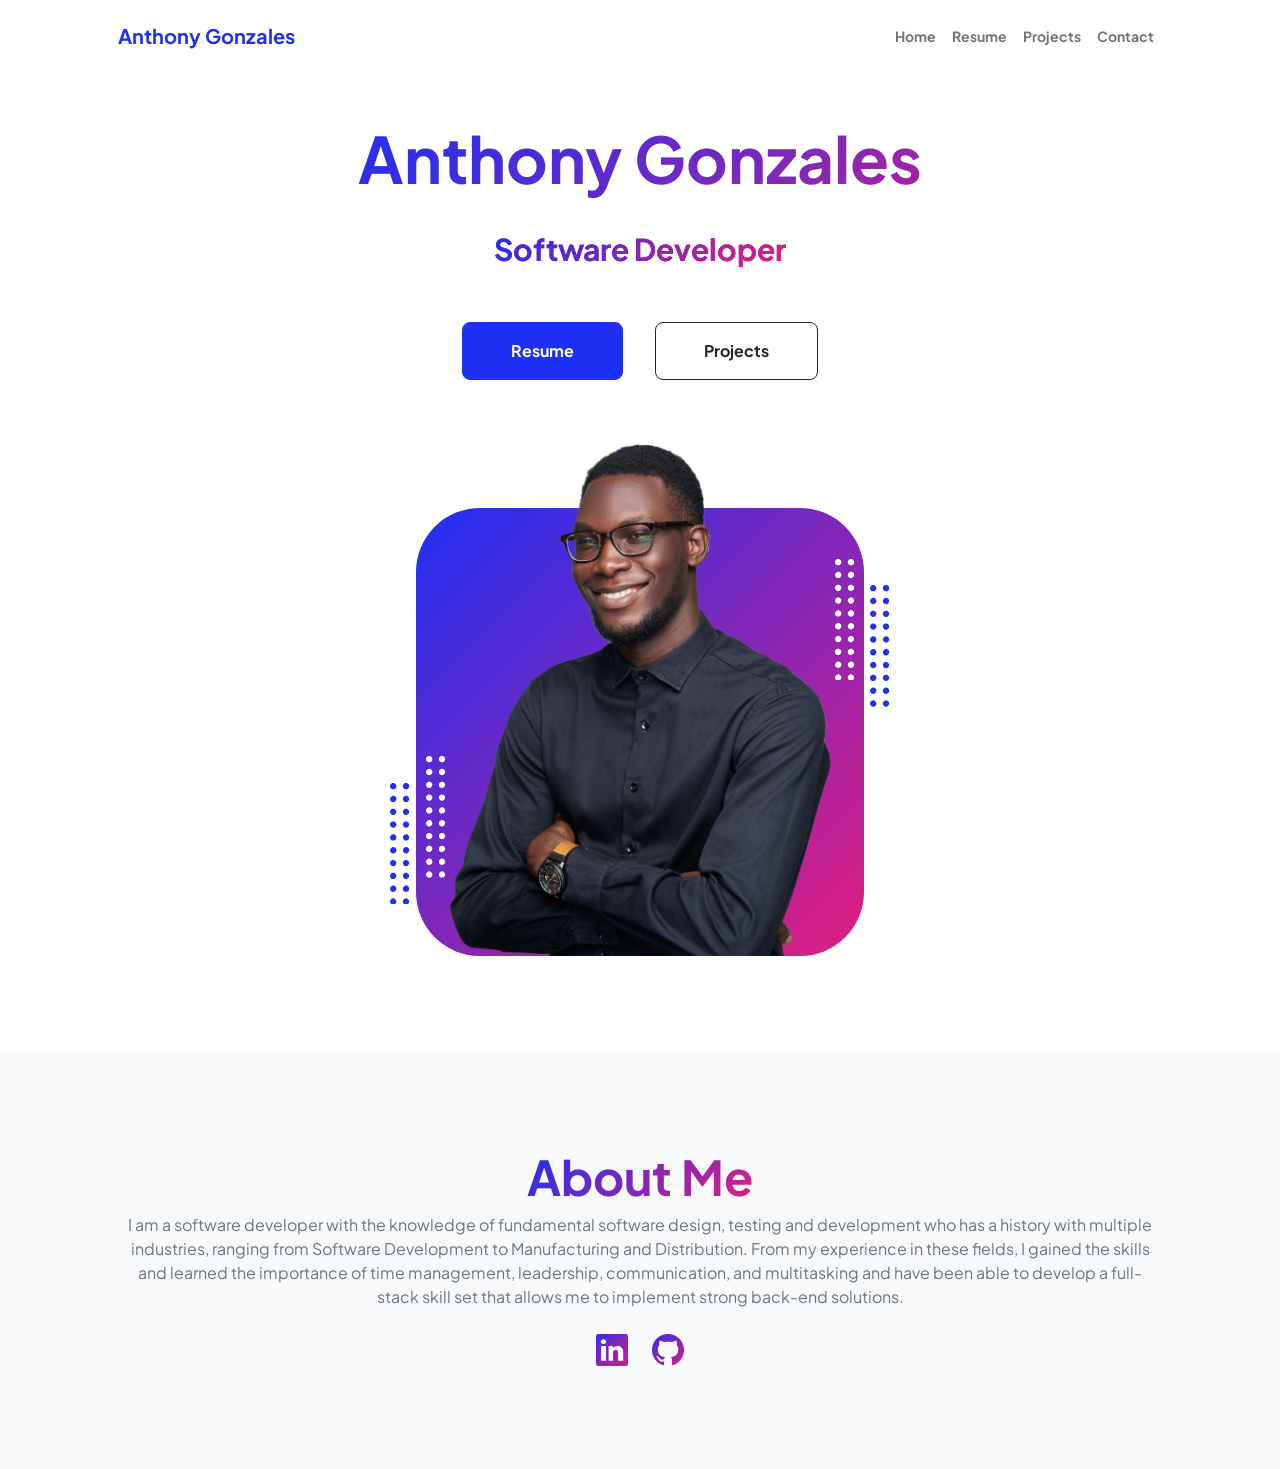
<file: index.html>
<!DOCTYPE html>
<html lang="en">
    <head>
        <meta charset="utf-8" />
        <meta name="viewport" content="width=device-width, initial-scale=1, shrink-to-fit=no" />
        <meta name="description" content="" />
        <meta name="author" content="" />
        <title>Anthony Gonzales</title>
        <!-- Favicon-->
        <link rel="icon" type="image/x-icon" href="assets/favicon.ico" />
        <!-- Custom Google font-->
        <link rel="preconnect" href="https://fonts.googleapis.com" />
        <link rel="preconnect" href="https://fonts.gstatic.com" crossorigin />
        <link href="https://fonts.googleapis.com/css2?family=Plus+Jakarta+Sans:wght@100;200;300;400;500;600;700;800;900&amp;display=swap" rel="stylesheet" />
        <!-- Bootstrap icons-->
        <link href="https://cdn.jsdelivr.net/npm/bootstrap-icons@1.8.1/font/bootstrap-icons.css" rel="stylesheet" />
        <!-- Core theme CSS (includes Bootstrap)-->
        <link href="css/styles.css" rel="stylesheet" />
    </head>
    <body class="d-flex flex-column h-100">
        <main class="flex-shrink-0">
            <!-- Navigation-->
            <nav class="navbar navbar-expand-lg navbar-light bg-white py-3">
                <div class="container px-5">
                    <a class="navbar-brand" href="index.html"><span class="fw-bolder text-primary">Anthony Gonzales</span></a>
                    <button class="navbar-toggler" type="button" data-bs-toggle="collapse" data-bs-target="#navbarSupportedContent" aria-controls="navbarSupportedContent" aria-expanded="false" aria-label="Toggle navigation"><span class="navbar-toggler-icon"></span></button>
                    <div class="collapse navbar-collapse" id="navbarSupportedContent">
                        <ul class="navbar-nav ms-auto mb-2 mb-lg-0 small fw-bolder">
                            <li class="nav-item"><a class="nav-link" href="index.html">Home</a></li>
                            <li class="nav-item"><a class="nav-link" href="resume.html">Resume</a></li>
                            <li class="nav-item"><a class="nav-link" href="projects.html">Projects</a></li>
                            <li class="nav-item"><a class="nav-link" href="contact.html">Contact</a></li>
                        </ul>
                    </div>
                </div>
            </nav>
            <!-- Header-->
            <header class="py-5">
                <div class="container px-5 pb-5">
                    <div class="row gx-5 align-items-center">
                        <div class="col-xxl-5">
                            <!-- Header text content-->
                            <div class="text-center text-xxl-start">
<!--                                <div class="badge bg-gradient-primary-to-secondary text-white mb-4"><div class="text-uppercase">Design &middot; Development &middot; Marketing</div></div>-->
<!--                                <div class="fs-3 fw-light text-muted">I can help your business to</div>-->
                                <h1 class="display-3 fw-bolder mb-5"><span class="text-gradient d-inline">Anthony Gonzales<br><span class="text-gradient d-inline" style="font-size: 30px">Software Developer</span></span></h1>
                                <div class="d-grid gap-3 d-sm-flex justify-content-sm-center justify-content-xxl-start mb-3">
                                    <a class="btn btn-primary btn-lg px-5 py-3 me-sm-3 fs-6 fw-bolder" href="resume.html">Resume</a>
                                    <a class="btn btn-outline-dark btn-lg px-5 py-3 fs-6 fw-bolder" href="projects.html">Projects</a>
                                </div>
                            </div>
                        </div>
                        <div class="col-xxl-7">
                            <!-- Header profile picture-->
                            <div class="d-flex justify-content-center mt-5 mt-xxl-0">
                                <div class="profile bg-gradient-primary-to-secondary">
                                    <!-- TIP: For best results, use a photo with a transparent background like the demo example below-->
                                    <!-- Watch a tutorial on how to do this on YouTube (link)-->
                                    <img class="profile-img" src="assets/profile.png" alt="..." />
                                    <div class="dots-1">
                                        <!-- SVG Dots-->
                                        <svg version="1.1" xmlns="http://www.w3.org/2000/svg" xmlns:xlink="http://www.w3.org/1999/xlink" x="0px" y="0px" viewBox="0 0 191.6 1215.4" style="enable-background: new 0 0 191.6 1215.4" xml:space="preserve">
                                            <g transform="translate(0.000000,1280.000000) scale(0.100000,-0.100000)">
                                                <path d="M227.7,12788.6c-105-35-200-141-222-248c-43-206,163-412,369-369c155,32,275,190,260,339c-11,105-90,213-190,262        C383.7,12801.6,289.7,12808.6,227.7,12788.6z"></path>
                                                <path d="M1507.7,12788.6c-151-50-253-216-222-362c25-119,136-230,254-255c194-41,395,142,375,339c-11,105-90,213-190,262        C1663.7,12801.6,1569.7,12808.6,1507.7,12788.6z"></path>
                                                <path d="M227.7,11508.6c-105-35-200-141-222-248c-43-206,163-412,369-369c155,32,275,190,260,339c-11,105-90,213-190,262        C383.7,11521.6,289.7,11528.6,227.7,11508.6z"></path>
                                                <path d="M1507.7,11508.6c-151-50-253-216-222-362c25-119,136-230,254-255c194-41,395,142,375,339c-11,105-90,213-190,262        C1663.7,11521.6,1569.7,11528.6,1507.7,11508.6z"></path>
                                                <path d="M227.7,10228.6c-105-35-200-141-222-248c-43-206,163-412,369-369c155,32,275,190,260,339c-11,105-90,213-190,262        C383.7,10241.6,289.7,10248.6,227.7,10228.6z"></path>
                                                <path d="M1507.7,10228.6c-105-35-200-141-222-248c-43-206,163-412,369-369c155,32,275,190,260,339c-11,105-90,213-190,262        C1663.7,10241.6,1569.7,10248.6,1507.7,10228.6z"></path>
                                                <path d="M227.7,8948.6c-105-35-200-141-222-248c-43-206,163-412,369-369c155,32,275,190,260,339c-11,105-90,213-190,262        C383.7,8961.6,289.7,8968.6,227.7,8948.6z"></path>
                                                <path d="M1507.7,8948.6c-105-35-200-141-222-248c-43-206,163-412,369-369c155,32,275,190,260,339c-11,105-90,213-190,262        C1663.7,8961.6,1569.7,8968.6,1507.7,8948.6z"></path>
                                                <path d="M227.7,7668.6c-105-35-200-141-222-248c-43-206,163-412,369-369c155,32,275,190,260,339c-11,105-90,213-190,262        C383.7,7681.6,289.7,7688.6,227.7,7668.6z"></path>
                                                <path d="M1507.7,7668.6c-105-35-200-141-222-248c-43-206,163-412,369-369c155,32,275,190,260,339c-11,105-90,213-190,262        C1663.7,7681.6,1569.7,7688.6,1507.7,7668.6z"></path>
                                                <path d="M227.7,6388.6c-105-35-200-141-222-248c-43-206,163-412,369-369c155,32,275,190,260,339c-11,105-90,213-190,262        C383.7,6401.6,289.7,6408.6,227.7,6388.6z"></path>
                                                <path d="M1507.7,6388.6c-105-35-200-141-222-248c-43-206,163-412,369-369c155,32,275,190,260,339c-11,105-90,213-190,262        C1663.7,6401.6,1569.7,6408.6,1507.7,6388.6z"></path>
                                                <path d="M227.7,5108.6c-105-35-200-141-222-248c-43-206,163-412,369-369c155,32,275,190,260,339c-11,105-90,213-190,262        C383.7,5121.6,289.7,5128.6,227.7,5108.6z"></path>
                                                <path d="M1507.7,5108.6c-105-35-200-141-222-248c-43-206,163-412,369-369c155,32,275,190,260,339c-11,105-90,213-190,262        C1663.7,5121.6,1569.7,5128.6,1507.7,5108.6z"></path>
                                                <path d="M227.7,3828.6c-105-35-200-141-222-248c-43-206,163-412,369-369c155,32,275,190,260,339c-11,105-90,213-190,262        C383.7,3841.6,289.7,3848.6,227.7,3828.6z"></path>
                                                <path d="M1507.7,3828.6c-105-35-200-141-222-248c-43-206,163-412,369-369c155,32,275,190,260,339c-11,105-90,213-190,262        C1663.7,3841.6,1569.7,3848.6,1507.7,3828.6z"></path>
                                                <path d="M227.7,2548.6c-105-35-200-141-222-248c-43-206,163-412,369-369c155,32,275,190,260,339c-11,105-90,213-190,262        C383.7,2561.6,289.7,2568.6,227.7,2548.6z"></path>
                                                <path d="M1507.7,2548.6c-105-35-200-141-222-248c-43-206,163-412,369-369c155,32,275,190,260,339c-11,105-90,213-190,262        C1663.7,2561.6,1569.7,2568.6,1507.7,2548.6z"></path>
                                                <path d="M227.7,1268.6c-105-35-200-141-222-248c-43-206,163-412,369-369c155,32,275,190,260,339c-11,105-90,213-190,262        C383.7,1281.6,289.7,1288.6,227.7,1268.6z"></path>
                                                <path d="M1507.7,1268.6c-105-35-200-141-222-248c-43-206,163-412,369-369c155,32,275,190,260,339c-11,105-90,213-190,262        C1663.7,1281.6,1569.7,1288.6,1507.7,1268.6z"></path>
                                            </g>
                                        </svg>
                                        <!-- END of SVG dots-->
                                    </div>
                                    <div class="dots-2">
                                        <!-- SVG Dots-->
                                        <svg version="1.1" xmlns="http://www.w3.org/2000/svg" xmlns:xlink="http://www.w3.org/1999/xlink" x="0px" y="0px" viewBox="0 0 191.6 1215.4" style="enable-background: new 0 0 191.6 1215.4" xml:space="preserve">
                                            <g transform="translate(0.000000,1280.000000) scale(0.100000,-0.100000)">
                                                <path d="M227.7,12788.6c-105-35-200-141-222-248c-43-206,163-412,369-369c155,32,275,190,260,339c-11,105-90,213-190,262        C383.7,12801.6,289.7,12808.6,227.7,12788.6z"></path>
                                                <path d="M1507.7,12788.6c-151-50-253-216-222-362c25-119,136-230,254-255c194-41,395,142,375,339c-11,105-90,213-190,262        C1663.7,12801.6,1569.7,12808.6,1507.7,12788.6z"></path>
                                                <path d="M227.7,11508.6c-105-35-200-141-222-248c-43-206,163-412,369-369c155,32,275,190,260,339c-11,105-90,213-190,262        C383.7,11521.6,289.7,11528.6,227.7,11508.6z"></path>
                                                <path d="M1507.7,11508.6c-151-50-253-216-222-362c25-119,136-230,254-255c194-41,395,142,375,339c-11,105-90,213-190,262        C1663.7,11521.6,1569.7,11528.6,1507.7,11508.6z"></path>
                                                <path d="M227.7,10228.6c-105-35-200-141-222-248c-43-206,163-412,369-369c155,32,275,190,260,339c-11,105-90,213-190,262        C383.7,10241.6,289.7,10248.6,227.7,10228.6z"></path>
                                                <path d="M1507.7,10228.6c-105-35-200-141-222-248c-43-206,163-412,369-369c155,32,275,190,260,339c-11,105-90,213-190,262        C1663.7,10241.6,1569.7,10248.6,1507.7,10228.6z"></path>
                                                <path d="M227.7,8948.6c-105-35-200-141-222-248c-43-206,163-412,369-369c155,32,275,190,260,339c-11,105-90,213-190,262        C383.7,8961.6,289.7,8968.6,227.7,8948.6z"></path>
                                                <path d="M1507.7,8948.6c-105-35-200-141-222-248c-43-206,163-412,369-369c155,32,275,190,260,339c-11,105-90,213-190,262        C1663.7,8961.6,1569.7,8968.6,1507.7,8948.6z"></path>
                                                <path d="M227.7,7668.6c-105-35-200-141-222-248c-43-206,163-412,369-369c155,32,275,190,260,339c-11,105-90,213-190,262        C383.7,7681.6,289.7,7688.6,227.7,7668.6z"></path>
                                                <path d="M1507.7,7668.6c-105-35-200-141-222-248c-43-206,163-412,369-369c155,32,275,190,260,339c-11,105-90,213-190,262        C1663.7,7681.6,1569.7,7688.6,1507.7,7668.6z"></path>
                                                <path d="M227.7,6388.6c-105-35-200-141-222-248c-43-206,163-412,369-369c155,32,275,190,260,339c-11,105-90,213-190,262        C383.7,6401.6,289.7,6408.6,227.7,6388.6z"></path>
                                                <path d="M1507.7,6388.6c-105-35-200-141-222-248c-43-206,163-412,369-369c155,32,275,190,260,339c-11,105-90,213-190,262        C1663.7,6401.6,1569.7,6408.6,1507.7,6388.6z"></path>
                                                <path d="M227.7,5108.6c-105-35-200-141-222-248c-43-206,163-412,369-369c155,32,275,190,260,339c-11,105-90,213-190,262        C383.7,5121.6,289.7,5128.6,227.7,5108.6z"></path>
                                                <path d="M1507.7,5108.6c-105-35-200-141-222-248c-43-206,163-412,369-369c155,32,275,190,260,339c-11,105-90,213-190,262        C1663.7,5121.6,1569.7,5128.6,1507.7,5108.6z"></path>
                                                <path d="M227.7,3828.6c-105-35-200-141-222-248c-43-206,163-412,369-369c155,32,275,190,260,339c-11,105-90,213-190,262        C383.7,3841.6,289.7,3848.6,227.7,3828.6z"></path>
                                                <path d="M1507.7,3828.6c-105-35-200-141-222-248c-43-206,163-412,369-369c155,32,275,190,260,339c-11,105-90,213-190,262        C1663.7,3841.6,1569.7,3848.6,1507.7,3828.6z"></path>
                                                <path d="M227.7,2548.6c-105-35-200-141-222-248c-43-206,163-412,369-369c155,32,275,190,260,339c-11,105-90,213-190,262        C383.7,2561.6,289.7,2568.6,227.7,2548.6z"></path>
                                                <path d="M1507.7,2548.6c-105-35-200-141-222-248c-43-206,163-412,369-369c155,32,275,190,260,339c-11,105-90,213-190,262        C1663.7,2561.6,1569.7,2568.6,1507.7,2548.6z"></path>
                                                <path d="M227.7,1268.6c-105-35-200-141-222-248c-43-206,163-412,369-369c155,32,275,190,260,339c-11,105-90,213-190,262        C383.7,1281.6,289.7,1288.6,227.7,1268.6z"></path>
                                                <path d="M1507.7,1268.6c-105-35-200-141-222-248c-43-206,163-412,369-369c155,32,275,190,260,339c-11,105-90,213-190,262        C1663.7,1281.6,1569.7,1288.6,1507.7,1268.6z"></path>
                                            </g>
                                        </svg>
                                        <!-- END of SVG dots-->
                                    </div>
                                    <div class="dots-3">
                                        <!-- SVG Dots-->
                                        <svg version="1.1" xmlns="http://www.w3.org/2000/svg" xmlns:xlink="http://www.w3.org/1999/xlink" x="0px" y="0px" viewBox="0 0 191.6 1215.4" style="enable-background: new 0 0 191.6 1215.4" xml:space="preserve">
                                            <g transform="translate(0.000000,1280.000000) scale(0.100000,-0.100000)">
                                                <path d="M227.7,12788.6c-105-35-200-141-222-248c-43-206,163-412,369-369c155,32,275,190,260,339c-11,105-90,213-190,262        C383.7,12801.6,289.7,12808.6,227.7,12788.6z"></path>
                                                <path d="M1507.7,12788.6c-151-50-253-216-222-362c25-119,136-230,254-255c194-41,395,142,375,339c-11,105-90,213-190,262        C1663.7,12801.6,1569.7,12808.6,1507.7,12788.6z"></path>
                                                <path d="M227.7,11508.6c-105-35-200-141-222-248c-43-206,163-412,369-369c155,32,275,190,260,339c-11,105-90,213-190,262        C383.7,11521.6,289.7,11528.6,227.7,11508.6z"></path>
                                                <path d="M1507.7,11508.6c-151-50-253-216-222-362c25-119,136-230,254-255c194-41,395,142,375,339c-11,105-90,213-190,262        C1663.7,11521.6,1569.7,11528.6,1507.7,11508.6z"></path>
                                                <path d="M227.7,10228.6c-105-35-200-141-222-248c-43-206,163-412,369-369c155,32,275,190,260,339c-11,105-90,213-190,262        C383.7,10241.6,289.7,10248.6,227.7,10228.6z"></path>
                                                <path d="M1507.7,10228.6c-105-35-200-141-222-248c-43-206,163-412,369-369c155,32,275,190,260,339c-11,105-90,213-190,262        C1663.7,10241.6,1569.7,10248.6,1507.7,10228.6z"></path>
                                                <path d="M227.7,8948.6c-105-35-200-141-222-248c-43-206,163-412,369-369c155,32,275,190,260,339c-11,105-90,213-190,262        C383.7,8961.6,289.7,8968.6,227.7,8948.6z"></path>
                                                <path d="M1507.7,8948.6c-105-35-200-141-222-248c-43-206,163-412,369-369c155,32,275,190,260,339c-11,105-90,213-190,262        C1663.7,8961.6,1569.7,8968.6,1507.7,8948.6z"></path>
                                                <path d="M227.7,7668.6c-105-35-200-141-222-248c-43-206,163-412,369-369c155,32,275,190,260,339c-11,105-90,213-190,262        C383.7,7681.6,289.7,7688.6,227.7,7668.6z"></path>
                                                <path d="M1507.7,7668.6c-105-35-200-141-222-248c-43-206,163-412,369-369c155,32,275,190,260,339c-11,105-90,213-190,262        C1663.7,7681.6,1569.7,7688.6,1507.7,7668.6z"></path>
                                                <path d="M227.7,6388.6c-105-35-200-141-222-248c-43-206,163-412,369-369c155,32,275,190,260,339c-11,105-90,213-190,262        C383.7,6401.6,289.7,6408.6,227.7,6388.6z"></path>
                                                <path d="M1507.7,6388.6c-105-35-200-141-222-248c-43-206,163-412,369-369c155,32,275,190,260,339c-11,105-90,213-190,262        C1663.7,6401.6,1569.7,6408.6,1507.7,6388.6z"></path>
                                                <path d="M227.7,5108.6c-105-35-200-141-222-248c-43-206,163-412,369-369c155,32,275,190,260,339c-11,105-90,213-190,262        C383.7,5121.6,289.7,5128.6,227.7,5108.6z"></path>
                                                <path d="M1507.7,5108.6c-105-35-200-141-222-248c-43-206,163-412,369-369c155,32,275,190,260,339c-11,105-90,213-190,262        C1663.7,5121.6,1569.7,5128.6,1507.7,5108.6z"></path>
                                                <path d="M227.7,3828.6c-105-35-200-141-222-248c-43-206,163-412,369-369c155,32,275,190,260,339c-11,105-90,213-190,262        C383.7,3841.6,289.7,3848.6,227.7,3828.6z"></path>
                                                <path d="M1507.7,3828.6c-105-35-200-141-222-248c-43-206,163-412,369-369c155,32,275,190,260,339c-11,105-90,213-190,262        C1663.7,3841.6,1569.7,3848.6,1507.7,3828.6z"></path>
                                                <path d="M227.7,2548.6c-105-35-200-141-222-248c-43-206,163-412,369-369c155,32,275,190,260,339c-11,105-90,213-190,262        C383.7,2561.6,289.7,2568.6,227.7,2548.6z"></path>
                                                <path d="M1507.7,2548.6c-105-35-200-141-222-248c-43-206,163-412,369-369c155,32,275,190,260,339c-11,105-90,213-190,262        C1663.7,2561.6,1569.7,2568.6,1507.7,2548.6z"></path>
                                                <path d="M227.7,1268.6c-105-35-200-141-222-248c-43-206,163-412,369-369c155,32,275,190,260,339c-11,105-90,213-190,262        C383.7,1281.6,289.7,1288.6,227.7,1268.6z"></path>
                                                <path d="M1507.7,1268.6c-105-35-200-141-222-248c-43-206,163-412,369-369c155,32,275,190,260,339c-11,105-90,213-190,262        C1663.7,1281.6,1569.7,1288.6,1507.7,1268.6z"></path>
                                            </g>
                                        </svg>
                                        <!-- END of SVG dots-->
                                    </div>
                                    <div class="dots-4">
                                        <!-- SVG Dots-->
                                        <svg version="1.1" xmlns="http://www.w3.org/2000/svg" xmlns:xlink="http://www.w3.org/1999/xlink" x="0px" y="0px" viewBox="0 0 191.6 1215.4" style="enable-background: new 0 0 191.6 1215.4" xml:space="preserve">
                                            <g transform="translate(0.000000,1280.000000) scale(0.100000,-0.100000)">
                                                <path d="M227.7,12788.6c-105-35-200-141-222-248c-43-206,163-412,369-369c155,32,275,190,260,339c-11,105-90,213-190,262        C383.7,12801.6,289.7,12808.6,227.7,12788.6z"></path>
                                                <path d="M1507.7,12788.6c-151-50-253-216-222-362c25-119,136-230,254-255c194-41,395,142,375,339c-11,105-90,213-190,262        C1663.7,12801.6,1569.7,12808.6,1507.7,12788.6z"></path>
                                                <path d="M227.7,11508.6c-105-35-200-141-222-248c-43-206,163-412,369-369c155,32,275,190,260,339c-11,105-90,213-190,262        C383.7,11521.6,289.7,11528.6,227.7,11508.6z"></path>
                                                <path d="M1507.7,11508.6c-151-50-253-216-222-362c25-119,136-230,254-255c194-41,395,142,375,339c-11,105-90,213-190,262        C1663.7,11521.6,1569.7,11528.6,1507.7,11508.6z"></path>
                                                <path d="M227.7,10228.6c-105-35-200-141-222-248c-43-206,163-412,369-369c155,32,275,190,260,339c-11,105-90,213-190,262        C383.7,10241.6,289.7,10248.6,227.7,10228.6z"></path>
                                                <path d="M1507.7,10228.6c-105-35-200-141-222-248c-43-206,163-412,369-369c155,32,275,190,260,339c-11,105-90,213-190,262        C1663.7,10241.6,1569.7,10248.6,1507.7,10228.6z"></path>
                                                <path d="M227.7,8948.6c-105-35-200-141-222-248c-43-206,163-412,369-369c155,32,275,190,260,339c-11,105-90,213-190,262        C383.7,8961.6,289.7,8968.6,227.7,8948.6z"></path>
                                                <path d="M1507.7,8948.6c-105-35-200-141-222-248c-43-206,163-412,369-369c155,32,275,190,260,339c-11,105-90,213-190,262        C1663.7,8961.6,1569.7,8968.6,1507.7,8948.6z"></path>
                                                <path d="M227.7,7668.6c-105-35-200-141-222-248c-43-206,163-412,369-369c155,32,275,190,260,339c-11,105-90,213-190,262        C383.7,7681.6,289.7,7688.6,227.7,7668.6z"></path>
                                                <path d="M1507.7,7668.6c-105-35-200-141-222-248c-43-206,163-412,369-369c155,32,275,190,260,339c-11,105-90,213-190,262        C1663.7,7681.6,1569.7,7688.6,1507.7,7668.6z"></path>
                                                <path d="M227.7,6388.6c-105-35-200-141-222-248c-43-206,163-412,369-369c155,32,275,190,260,339c-11,105-90,213-190,262        C383.7,6401.6,289.7,6408.6,227.7,6388.6z"></path>
                                                <path d="M1507.7,6388.6c-105-35-200-141-222-248c-43-206,163-412,369-369c155,32,275,190,260,339c-11,105-90,213-190,262        C1663.7,6401.6,1569.7,6408.6,1507.7,6388.6z"></path>
                                                <path d="M227.7,5108.6c-105-35-200-141-222-248c-43-206,163-412,369-369c155,32,275,190,260,339c-11,105-90,213-190,262        C383.7,5121.6,289.7,5128.6,227.7,5108.6z"></path>
                                                <path d="M1507.7,5108.6c-105-35-200-141-222-248c-43-206,163-412,369-369c155,32,275,190,260,339c-11,105-90,213-190,262        C1663.7,5121.6,1569.7,5128.6,1507.7,5108.6z"></path>
                                                <path d="M227.7,3828.6c-105-35-200-141-222-248c-43-206,163-412,369-369c155,32,275,190,260,339c-11,105-90,213-190,262        C383.7,3841.6,289.7,3848.6,227.7,3828.6z"></path>
                                                <path d="M1507.7,3828.6c-105-35-200-141-222-248c-43-206,163-412,369-369c155,32,275,190,260,339c-11,105-90,213-190,262        C1663.7,3841.6,1569.7,3848.6,1507.7,3828.6z"></path>
                                                <path d="M227.7,2548.6c-105-35-200-141-222-248c-43-206,163-412,369-369c155,32,275,190,260,339c-11,105-90,213-190,262        C383.7,2561.6,289.7,2568.6,227.7,2548.6z"></path>
                                                <path d="M1507.7,2548.6c-105-35-200-141-222-248c-43-206,163-412,369-369c155,32,275,190,260,339c-11,105-90,213-190,262        C1663.7,2561.6,1569.7,2568.6,1507.7,2548.6z"></path>
                                                <path d="M227.7,1268.6c-105-35-200-141-222-248c-43-206,163-412,369-369c155,32,275,190,260,339c-11,105-90,213-190,262        C383.7,1281.6,289.7,1288.6,227.7,1268.6z"></path>
                                                <path d="M1507.7,1268.6c-105-35-200-141-222-248c-43-206,163-412,369-369c155,32,275,190,260,339c-11,105-90,213-190,262        C1663.7,1281.6,1569.7,1288.6,1507.7,1268.6z"></path>
                                            </g>
                                        </svg>
                                        <!-- END of SVG dots-->
                                    </div>
                                </div>
                            </div>
                        </div>
                    </div>
                </div>
            </header>
            <!-- About Section-->
            <section class="bg-light py-5">
                <div class="container px-5">
                    <div class="row gx-5 justify-content-center">
                        <div class="col-xxl-8">
                            <div class="text-center my-5">
                                <h2 class="display-5 fw-bolder"><span class="text-gradient d-inline">About Me</span></h2>
<!--                                <p class="lead fw-light mb-4">My name is Start Bootstrap and I help brands grow.</p>-->
                                <p class="text-muted">I am a software developer with the knowledge of fundamental software design, testing and development who has a history with multiple industries, ranging from Software Development to Manufacturing and Distribution. From my experience in these fields, I gained the skills and learned the importance of time management, leadership, communication, and multitasking and have been able to develop a full-stack skill set that allows me to implement strong back-end solutions.</p>
                                <div class="d-flex justify-content-center fs-2 gap-4">
                                    <a class="text-gradient" target="_blank" href="https://www.linkedin.com/in/anthony-gonzales-/"><i class="bi bi-linkedin"></i></a>
                                    <a class="text-gradient" target="_blank" href="https://github.com/AnthonyG8520"><i class="bi bi-github"></i></a>
                                </div>
                            </div>
                        </div>
                    </div>
                </div>
            </section>
        </main>
        <!-- Footer-->
<!--        <footer class="bg-white py-4 mt-auto">-->
<!--            <div class="container px-5">-->
<!--                <div class="row align-items-center justify-content-between flex-column flex-sm-row">-->
<!--                    <div class="col-auto"><div class="small m-0">Copyright &copy; Your Website 2023</div></div>-->
<!--                    <div class="col-auto">-->
<!--                        <a class="small" href="#!">Privacy</a>-->
<!--                        <span class="mx-1">&middot;</span>-->
<!--                        <a class="small" href="#!">Terms</a>-->
<!--                        <span class="mx-1">&middot;</span>-->
<!--                        <a class="small" href="#!">Contact</a>-->
<!--                    </div>-->
<!--                </div>-->
<!--            </div>-->
<!--        </footer>-->
        <!-- Bootstrap core JS-->
        <script src="https://cdn.jsdelivr.net/npm/bootstrap@5.2.3/dist/js/bootstrap.bundle.min.js"></script>
        <!-- Core theme JS-->
        <script src="js/scripts.js"></script>
    </body>
</html>
</file>
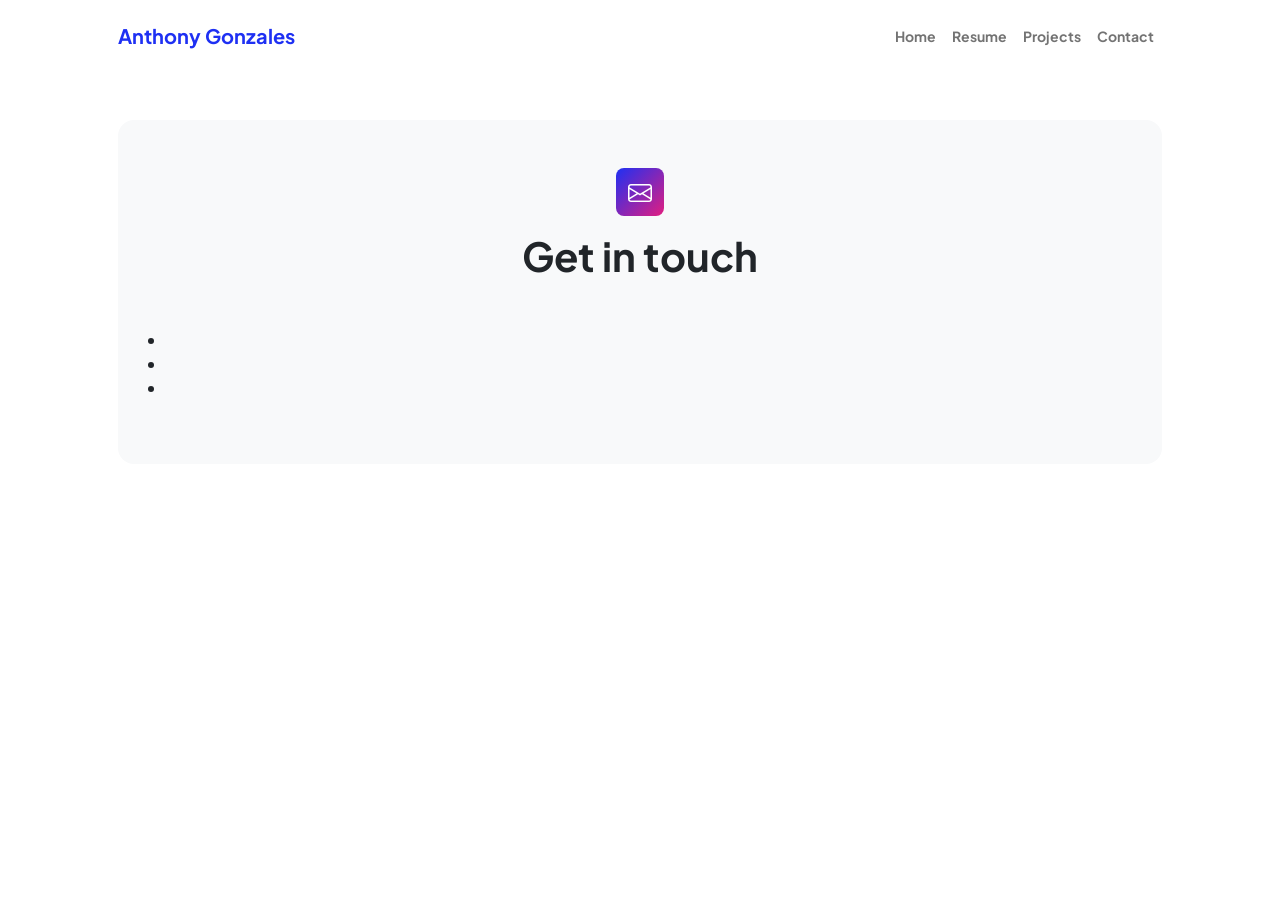
<file: contact.html>
<!DOCTYPE html>
<html lang="en">
    <head>
        <meta charset="utf-8" />
        <meta name="viewport" content="width=device-width, initial-scale=1, shrink-to-fit=no" />
        <meta name="description" content />
        <meta name="author" content />
        <title>Contact - Anthony Gonzales</title>
        <!-- Favicon-->
        <link rel="icon" type="image/x-icon" href="assets/favicon.ico" />
        <!-- Custom Google font-->
        <link rel="preconnect" href="https://fonts.googleapis.com" />
        <link rel="preconnect" href="https://fonts.gstatic.com" crossorigin />
        <link href="https://fonts.googleapis.com/css2?family=Plus+Jakarta+Sans:wght@100;200;300;400;500;600;700;800;900&amp;display=swap" rel="stylesheet" />
        <!-- Bootstrap icons-->
        <link href="https://cdn.jsdelivr.net/npm/bootstrap-icons@1.8.1/font/bootstrap-icons.css" rel="stylesheet" />
        <!-- Core theme CSS (includes Bootstrap)-->
        <link href="css/styles.css" rel="stylesheet" />
    </head>
    <body class="d-flex flex-column">
        <main class="flex-shrink-0">
            <!-- Navigation-->
            <nav class="navbar navbar-expand-lg navbar-light bg-white py-3">
                <div class="container px-5">
                    <a class="navbar-brand" href="index.html"><span class="fw-bolder text-primary">Anthony Gonzales</span></a>
                    <button class="navbar-toggler" type="button" data-bs-toggle="collapse" data-bs-target="#navbarSupportedContent" aria-controls="navbarSupportedContent" aria-expanded="false" aria-label="Toggle navigation"><span class="navbar-toggler-icon"></span></button>
                    <div class="collapse navbar-collapse" id="navbarSupportedContent">
                        <ul class="navbar-nav ms-auto mb-2 mb-lg-0 small fw-bolder">
                            <li class="nav-item"><a class="nav-link" href="index.html">Home</a></li>
                            <li class="nav-item"><a class="nav-link" href="resume.html">Resume</a></li>
                            <li class="nav-item"><a class="nav-link" href="projects.html">Projects</a></li>
                            <li class="nav-item"><a class="nav-link" href="contact.html">Contact</a></li>
                        </ul>
                    </div>
                </div>
            </nav>
            <!-- Page content-->
            <section class="py-5">
                <div class="container px-5">
                    <!-- Contact form-->
                    <div class="bg-light rounded-4 py-5 px-4 px-md-5">
                        <div class="text-center mb-5">
                            <div class="feature bg-primary bg-gradient-primary-to-secondary text-white rounded-3 mb-3"><i class="bi bi-envelope"></i></div>
                            <h1 class="fw-bolder">Get in touch</h1>
<!--                            <p class="lead fw-normal text-muted mb-0">Let's work together!</p>-->
                        </div>
                        <div class="row gx-5 justify-content-center">
                            <ul>
                                <li></li>
                                <li></li>
                                <li></li>
                            </ul>
                            
                            
                            
                            
                            
                            
                            
                            
<!--                            <div class="col-lg-8 col-xl-6">-->
<!--                                &lt;!&ndash; * * * * * * * * * * * * * * *&ndash;&gt;-->
<!--                                &lt;!&ndash; * * SB Forms Contact Form * *&ndash;&gt;-->
<!--                                &lt;!&ndash; * * * * * * * * * * * * * * *&ndash;&gt;-->
<!--                                &lt;!&ndash; This form is pre-integrated with SB Forms.&ndash;&gt;-->
<!--                                &lt;!&ndash; To make this form functional, sign up at&ndash;&gt;-->
<!--                                &lt;!&ndash; https://startbootstrap.com/solution/contact-forms&ndash;&gt;-->
<!--                                &lt;!&ndash; to get an API token!&ndash;&gt;-->
<!--                                <form id="contactForm" data-sb-form-api-token="API_TOKEN">-->
<!--                                    &lt;!&ndash; Name input&ndash;&gt;-->
<!--                                    <div class="form-floating mb-3">-->
<!--                                        <input class="form-control" id="name" type="text" placeholder="Enter your name..." data-sb-validations="required" />-->
<!--                                        <label for="name">Full name</label>-->
<!--                                        <div class="invalid-feedback" data-sb-feedback="name:required">A name is required.</div>-->
<!--                                    </div>-->
<!--                                    &lt;!&ndash; Email address input&ndash;&gt;-->
<!--                                    <div class="form-floating mb-3">-->
<!--                                        <input class="form-control" id="email" type="email" placeholder="name@example.com" data-sb-validations="required,email" />-->
<!--                                        <label for="email">Email address</label>-->
<!--                                        <div class="invalid-feedback" data-sb-feedback="email:required">An email is required.</div>-->
<!--                                        <div class="invalid-feedback" data-sb-feedback="email:email">Email is not valid.</div>-->
<!--                                    </div>-->
<!--                                    &lt;!&ndash; Phone number input&ndash;&gt;-->
<!--                                    <div class="form-floating mb-3">-->
<!--                                        <input class="form-control" id="phone" type="tel" placeholder="(123) 456-7890" data-sb-validations="required" />-->
<!--                                        <label for="phone">Phone number</label>-->
<!--                                        <div class="invalid-feedback" data-sb-feedback="phone:required">A phone number is required.</div>-->
<!--                                    </div>-->
<!--                                    &lt;!&ndash; Message input&ndash;&gt;-->
<!--                                    <div class="form-floating mb-3">-->
<!--                                        <textarea class="form-control" id="message" type="text" placeholder="Enter your message here..." style="height: 10rem" data-sb-validations="required"></textarea>-->
<!--                                        <label for="message">Message</label>-->
<!--                                        <div class="invalid-feedback" data-sb-feedback="message:required">A message is required.</div>-->
<!--                                    </div>-->
<!--                                    &lt;!&ndash; Submit success message&ndash;&gt;-->
<!--                                    &lt;!&ndash;&ndash;&gt;-->
<!--                                    &lt;!&ndash; This is what your users will see when the form&ndash;&gt;-->
<!--                                    &lt;!&ndash; has successfully submitted&ndash;&gt;-->
<!--                                    <div class="d-none" id="submitSuccessMessage">-->
<!--                                        <div class="text-center mb-3">-->
<!--                                            <div class="fw-bolder">Form submission successful!</div>-->
<!--                                            To activate this form, sign up at-->
<!--                                            <br />-->
<!--                                            <a href="https://startbootstrap.com/solution/contact-forms">https://startbootstrap.com/solution/contact-forms</a>-->
<!--                                        </div>-->
<!--                                    </div>-->
<!--                                    &lt;!&ndash; Submit error message&ndash;&gt;-->
<!--                                    &lt;!&ndash;&ndash;&gt;-->
<!--                                    &lt;!&ndash; This is what your users will see when there is&ndash;&gt;-->
<!--                                    &lt;!&ndash; an error submitting the form&ndash;&gt;-->
<!--                                    <div class="d-none" id="submitErrorMessage"><div class="text-center text-danger mb-3">Error sending message!</div></div>-->
<!--                                    &lt;!&ndash; Submit Button&ndash;&gt;-->
<!--                                    <div class="d-grid"><button class="btn btn-primary btn-lg disabled" id="submitButton" type="submit">Submit</button></div>-->
<!--                                </form>-->
<!--                            </div>-->
                        </div>
                    </div>
                </div>
            </section>
        </main>
        <!-- Footer-->
<!--        <footer class="bg-white py-4 mt-auto">-->
<!--            <div class="container px-5">-->
<!--                <div class="row align-items-center justify-content-between flex-column flex-sm-row">-->
<!--                    <div class="col-auto"><div class="small m-0">Copyright &copy; Your Website 2023</div></div>-->
<!--                    <div class="col-auto">-->
<!--                        <a class="small" href="#!">Privacy</a>-->
<!--                        <span class="mx-1">&middot;</span>-->
<!--                        <a class="small" href="#!">Terms</a>-->
<!--                        <span class="mx-1">&middot;</span>-->
<!--                        <a class="small" href="#!">Contact</a>-->
<!--                    </div>-->
<!--                </div>-->
<!--            </div>-->
<!--        </footer>-->
        <!-- Bootstrap core JS-->
        <script src="https://cdn.jsdelivr.net/npm/bootstrap@5.2.3/dist/js/bootstrap.bundle.min.js"></script>
        <!-- Core theme JS-->
        <script src="js/scripts.js"></script>
        <!-- * * * * * * * * * * * * * * * * * * * * * * * * * * * * * * * * * * * * * * * *-->
        <!-- * *                               SB Forms JS                               * *-->
        <!-- * * Activate your form at https://startbootstrap.com/solution/contact-forms * *-->
        <!-- * * * * * * * * * * * * * * * * * * * * * * * * * * * * * * * * * * * * * * * *-->
        <script src="https://cdn.startbootstrap.com/sb-forms-latest.js"></script>
    </body>
</html>
</file>
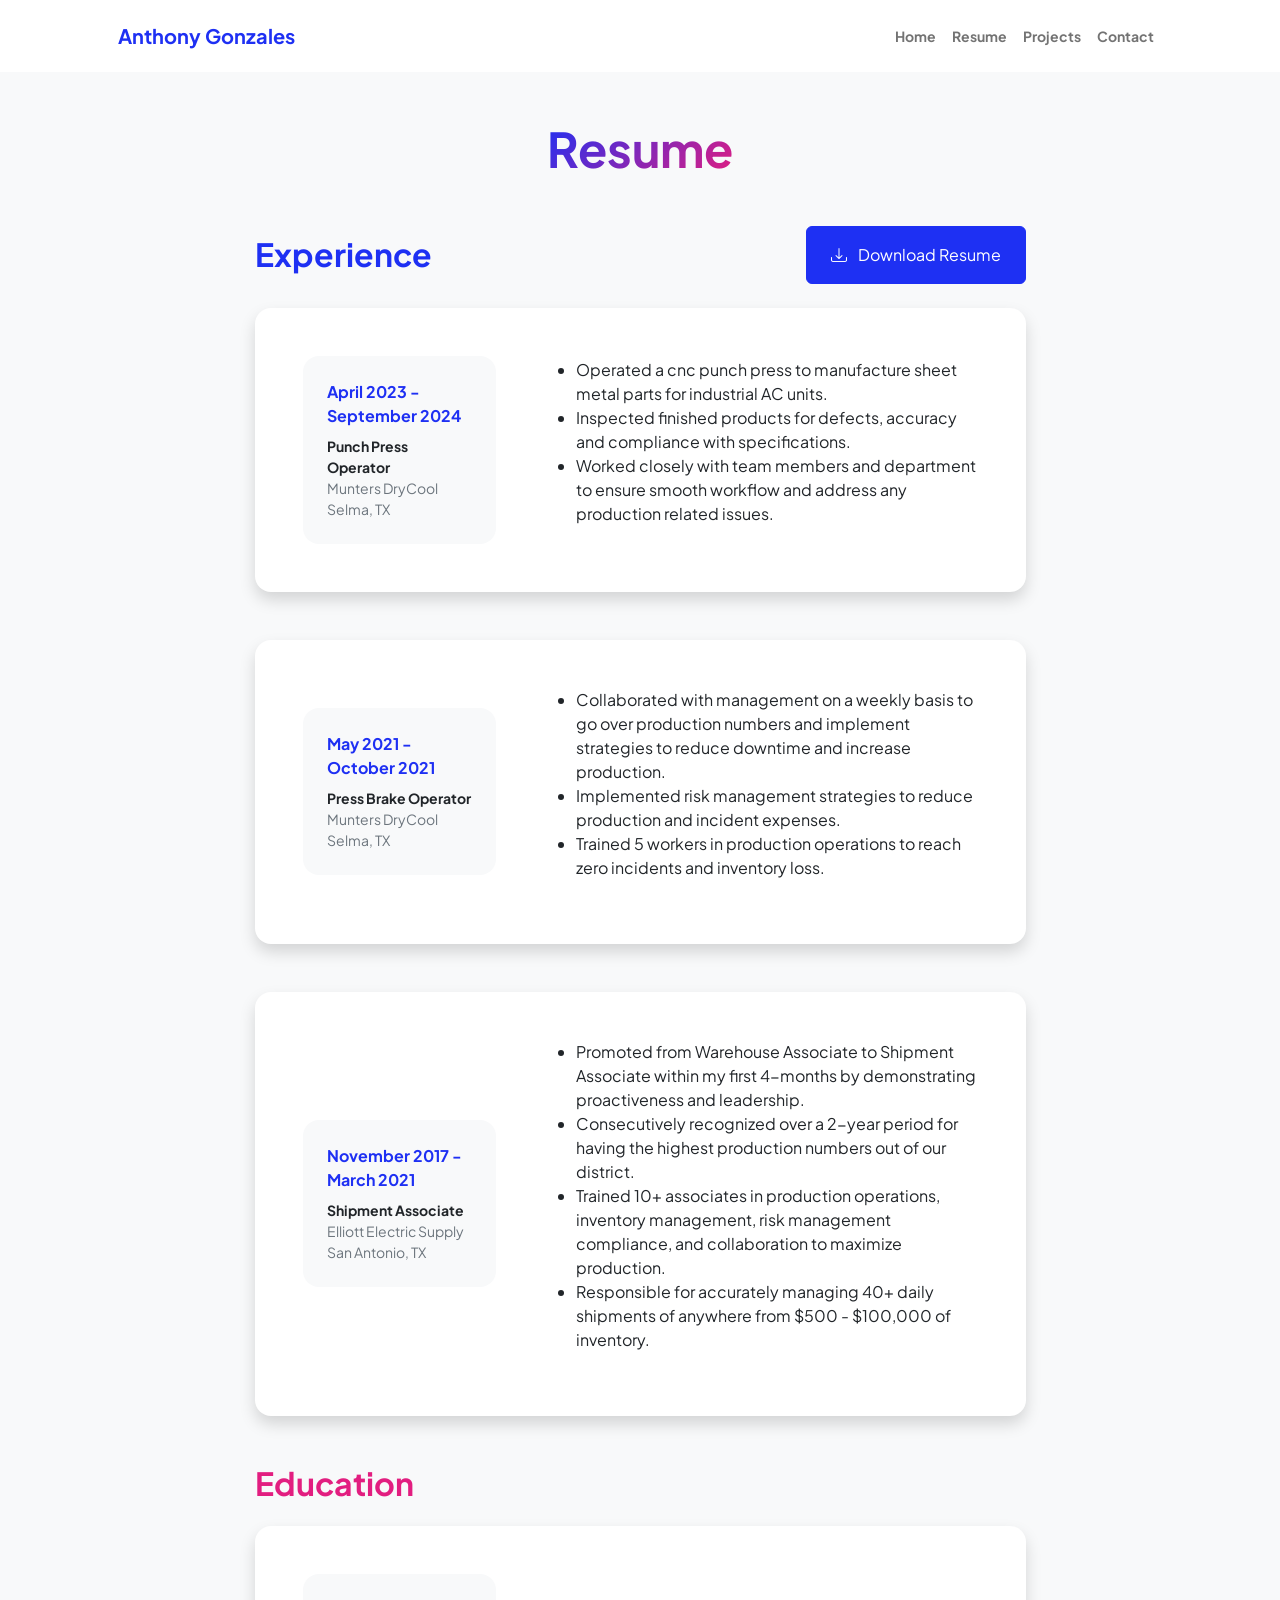
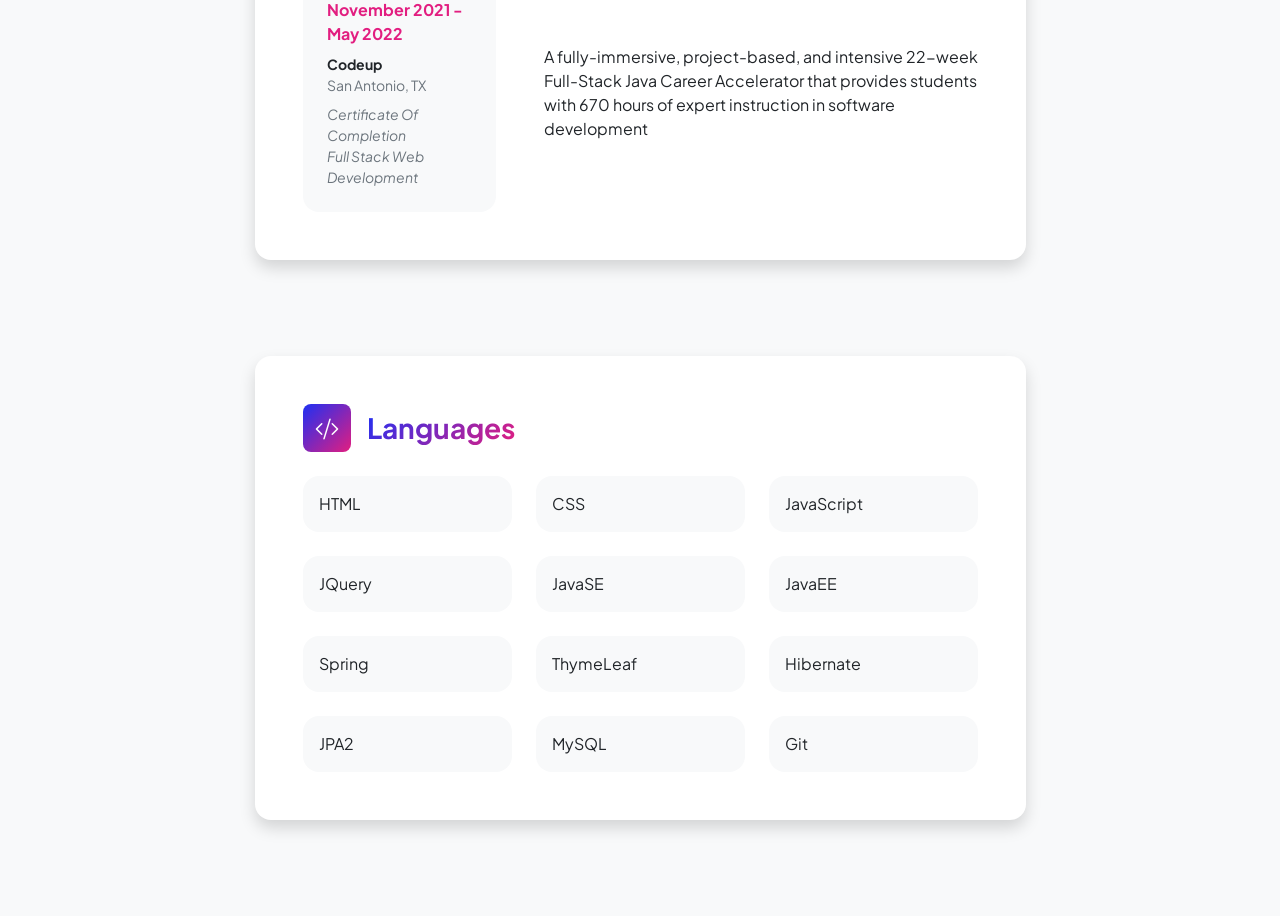
<file: resume.html>
<!DOCTYPE html>
<html lang="en">
    <head>
        <meta charset="utf-8" />
        <meta name="viewport" content="width=device-width, initial-scale=1, shrink-to-fit=no" />
        <meta name="description" content="" />
        <meta name="author" content="" />
        <title>Resume - Anthony Gonzales</title>
        <!-- Favicon-->
        <link rel="icon" type="image/x-icon" href="assets/favicon.ico" />
        <!-- Custom Google font-->
        <link rel="preconnect" href="https://fonts.googleapis.com" />
        <link rel="preconnect" href="https://fonts.gstatic.com" crossorigin />
        <link href="https://fonts.googleapis.com/css2?family=Plus+Jakarta+Sans:wght@100;200;300;400;500;600;700;800;900&amp;display=swap" rel="stylesheet" />
        <!-- Bootstrap icons-->
        <link href="https://cdn.jsdelivr.net/npm/bootstrap-icons@1.8.1/font/bootstrap-icons.css" rel="stylesheet" />
        <!-- Core theme CSS (includes Bootstrap)-->
        <link href="css/styles.css" rel="stylesheet" />
    </head>
    <body class="d-flex flex-column h-100 bg-light">
        <main class="flex-shrink-0">
            <!-- Navigation-->
            <nav class="navbar navbar-expand-lg navbar-light bg-white py-3">
                <div class="container px-5">
                    <a class="navbar-brand" href="index.html"><span class="fw-bolder text-primary">Anthony Gonzales</span></a>
                    <button class="navbar-toggler" type="button" data-bs-toggle="collapse" data-bs-target="#navbarSupportedContent" aria-controls="navbarSupportedContent" aria-expanded="false" aria-label="Toggle navigation"><span class="navbar-toggler-icon"></span></button>
                    <div class="collapse navbar-collapse" id="navbarSupportedContent">
                        <ul class="navbar-nav ms-auto mb-2 mb-lg-0 small fw-bolder">
                            <li class="nav-item"><a class="nav-link" href="index.html">Home</a></li>
                            <li class="nav-item"><a class="nav-link" href="resume.html">Resume</a></li>
                            <li class="nav-item"><a class="nav-link" href="projects.html">Projects</a></li>
                            <li class="nav-item"><a class="nav-link" href="contact.html">Contact</a></li>
                        </ul>
                    </div>
                </div>
            </nav>
            <!-- Page Content-->
            <div class="container px-5 my-5">
                <div class="text-center mb-5">
                    <h1 class="display-5 fw-bolder mb-0"><span class="text-gradient d-inline">Resume</span></h1>
                </div>
                <div class="row gx-5 justify-content-center">
                    <div class="col-lg-11 col-xl-9 col-xxl-8">
                        <!-- Experience Section-->
                        <section>
                            <div class="d-flex align-items-center justify-content-between mb-4">
                                <h2 class="text-primary fw-bolder mb-0">Experience</h2>
                                <!-- Download resume button-->
                                <!-- Note: Set the link href target to a PDF file within your project-->
                                <a class="btn btn-primary px-4 py-3" target="_blank" href="https://docs.google.com/document/d/1Nyj2RyJENQrpgqlXNSCQu3iaL1G2ZZPexgL8do3n8n4/edit?usp=drive_link">
                                    <div class="d-inline-block bi bi-download me-2"></div>
                                    Download Resume
                                </a>
                            </div>
                            <!-- Experience Card 1-->
                            <div class="card shadow border-0 rounded-4 mb-5">
                                <div class="card-body p-5">
                                    <div class="row align-items-center gx-5">
                                        <div class="col text-center text-lg-start mb-4 mb-lg-0">
                                            <div class="bg-light p-4 rounded-4">
                                                <div class="text-primary fw-bolder mb-2">April 2023 - September 2024</div>
                                                <div class="small fw-bolder">Punch Press Operator</div>
                                                <div class="small text-muted">Munters DryCool</div>
                                                <div class="small text-muted">Selma, TX</div>
                                            </div>
                                        </div>
                                        <div class="col-lg-8">
                                            <ul>
                                                <li>Operated a cnc punch press to manufacture sheet metal parts for industrial AC units.</li>
                                                <li>Inspected finished products for defects, accuracy and compliance with specifications.</li>
                                                <li>Worked closely with team members and department to ensure smooth workflow and address any production related issues.</li>
                                            </ul>
                                        </div>
                                    </div>
                                </div>
                            </div>
                            <!-- Experience Card 2-->
                            <div class="card shadow border-0 rounded-4 mb-5">
                                <div class="card-body p-5">
                                    <div class="row align-items-center gx-5">
                                        <div class="col text-center text-lg-start mb-4 mb-lg-0">
                                            <div class="bg-light p-4 rounded-4">
                                                <div class="text-primary fw-bolder mb-2">May 2021 - October 2021</div>
                                                <div class="small fw-bolder">Press Brake Operator</div>
                                                <div class="small text-muted">Munters DryCool</div>
                                                <div class="small text-muted">Selma, TX</div>
                                            </div>
                                        </div>
                                        <div class="col-lg-8">
                                            <ul>
                                                <li>Collaborated with management on a weekly basis to go over production numbers and implement strategies to reduce downtime and increase production.</li>
                                                <li>Implemented risk management strategies to reduce production and incident expenses.</li>
                                                <li>Trained 5 workers in production operations to reach zero incidents and inventory loss.</li>
                                            </ul>
                                        </div>
                                    </div>
                                </div>
                            </div>
                            <!-- Experience Card 2-->
                            <div class="card shadow border-0 rounded-4 mb-5">
                                <div class="card-body p-5">
                                    <div class="row align-items-center gx-5">
                                        <div class="col text-center text-lg-start mb-4 mb-lg-0">
                                            <div class="bg-light p-4 rounded-4">
                                                <div class="text-primary fw-bolder mb-2">November 2017 - March 2021</div>
                                                <div class="small fw-bolder">Shipment Associate</div>
                                                <div class="small text-muted">Elliott Electric Supply</div>
                                                <div class="small text-muted">San Antonio, TX</div>
                                            </div>
                                        </div>
                                        <div class="col-lg-8">
                                            <ul>
                                                <li>Promoted from Warehouse Associate to Shipment Associate within my first 4-months by demonstrating proactiveness and leadership.</li>
                                                <li>Consecutively recognized over a 2-year period for having the highest production numbers out of our district.</li>
                                                <li>Trained 10+ associates in production operations, inventory management, risk management compliance, and collaboration to maximize production.</li>
                                                <li>Responsible for accurately managing 40+ daily shipments of anywhere from $500 - $100,000 of inventory.</li>
                                            </ul>
                                        </div>
                                    </div>
                                </div>
                            </div>
                        </section>
                        <!-- Education Section-->
                        <section>
                            <h2 class="text-secondary fw-bolder mb-4">Education</h2>
                            <!-- Education Card 1-->
                            <div class="card shadow border-0 rounded-4 mb-5">
                                <div class="card-body p-5">
                                    <div class="row align-items-center gx-5">
                                        <div class="col text-center text-lg-start mb-4 mb-lg-0">
                                            <div class="bg-light p-4 rounded-4">
                                                <div class="text-secondary fw-bolder mb-2">November 2021 - May 2022</div>
                                                <div class="mb-2">
                                                    <div class="small fw-bolder">Codeup</div>
                                                    <div class="small text-muted">San Antonio, TX</div>
                                                </div>
                                                <div class="fst-italic">
                                                    <div class="small text-muted">Certificate Of Completion</div>
                                                    <div class="small text-muted">Full Stack Web Development</div>
                                                </div>
                                            </div>
                                        </div>
                                        <div class="col-lg-8"><div>A fully-immersive, project-based, and intensive 22-week Full-Stack Java Career Accelerator that provides students with 670 hours of expert instruction in software development</div></div>
                                    </div>
                                </div>
                            </div>
                        </section>
                        <!-- Divider-->
                        <div class="pb-5"></div>
                        <!-- Skills Section-->
                        <section>
                            <!-- Skillset Card-->
                            <div class="card shadow border-0 rounded-4 mb-5">
                                <div class="card-body p-5">
<!--                                    &lt;!&ndash; Professional skills list&ndash;&gt;-->
<!--                                    <div class="mb-5">-->
<!--                                        <div class="d-flex align-items-center mb-4">-->
<!--                                            <div class="feature bg-primary bg-gradient-primary-to-secondary text-white rounded-3 me-3"><i class="bi bi-tools"></i></div>-->
<!--                                            <h3 class="fw-bolder mb-0"><span class="text-gradient d-inline">Professional Skills</span></h3>-->
<!--                                        </div>-->
<!--                                        <div class="row row-cols-1 row-cols-md-3 mb-4">-->
<!--                                            <div class="col mb-4 mb-md-0"><div class="d-flex align-items-center bg-light rounded-4 p-3 h-100">SEO/SEM Marketing</div></div>-->
<!--                                            <div class="col mb-4 mb-md-0"><div class="d-flex align-items-center bg-light rounded-4 p-3 h-100">Statistical Analysis</div></div>-->
<!--                                            <div class="col"><div class="d-flex align-items-center bg-light rounded-4 p-3 h-100">Web Development</div></div>-->
<!--                                        </div>-->
<!--                                        <div class="row row-cols-1 row-cols-md-3">-->
<!--                                            <div class="col mb-4 mb-md-0"><div class="d-flex align-items-center bg-light rounded-4 p-3 h-100">Network Security</div></div>-->
<!--                                            <div class="col mb-4 mb-md-0"><div class="d-flex align-items-center bg-light rounded-4 p-3 h-100">Adobe Software Suite</div></div>-->
<!--                                            <div class="col"><div class="d-flex align-items-center bg-light rounded-4 p-3 h-100">User Interface Design</div></div>-->
<!--                                        </div>-->
<!--                                    </div>-->
                                    <!-- Languages list-->
                                    <div class="mb-0">
                                        <div class="d-flex align-items-center mb-4">
                                            <div class="feature bg-primary bg-gradient-primary-to-secondary text-white rounded-3 me-3"><i class="bi bi-code-slash"></i></div>
                                            <h3 class="fw-bolder mb-0"><span class="text-gradient d-inline">Languages</span></h3>
                                        </div>
                                        <div class="row row-cols-1 row-cols-md-3 mb-4">
                                            <div class="col mb-4 mb-md-0"><div class="d-flex align-items-center bg-light rounded-4 p-3 h-100">HTML</div></div>
                                            <div class="col mb-4 mb-md-0"><div class="d-flex align-items-center bg-light rounded-4 p-3 h-100">CSS</div></div>
                                            <div class="col"><div class="d-flex align-items-center bg-light rounded-4 p-3 h-100">JavaScript</div></div>
                                        </div>
                                        <div class="row row-cols-1 row-cols-md-3 mb-4">
                                            <div class="col mb-4 mb-md-0"><div class="d-flex align-items-center bg-light rounded-4 p-3 h-100">JQuery</div></div>
                                            <div class="col mb-4 mb-md-0"><div class="d-flex align-items-center bg-light rounded-4 p-3 h-100">JavaSE</div></div>
                                            <div class="col"><div class="d-flex align-items-center bg-light rounded-4 p-3 h-100">JavaEE</div></div>
                                        </div>
                                        <div class="row row-cols-1 row-cols-md-3 mb-4">
                                            <div class="col mb-4 mb-md-0"><div class="d-flex align-items-center bg-light rounded-4 p-3 h-100">Spring</div></div>
                                            <div class="col mb-4 mb-md-0"><div class="d-flex align-items-center bg-light rounded-4 p-3 h-100">ThymeLeaf</div></div>
                                            <div class="col"><div class="d-flex align-items-center bg-light rounded-4 p-3 h-100">Hibernate</div></div>
                                        </div>
                                        <div class="row row-cols-1 row-cols-md-3">
                                            <div class="col mb-4 mb-md-0"><div class="d-flex align-items-center bg-light rounded-4 p-3 h-100">JPA2</div></div>
                                            <div class="col mb-4 mb-md-0"><div class="d-flex align-items-center bg-light rounded-4 p-3 h-100">MySQL</div></div>
                                            <div class="col"><div class="d-flex align-items-center bg-light rounded-4 p-3 h-100">Git</div></div>
                                        </div>
                                    </div>
                                </div>
                            </div>
                        </section>
                    </div>
                </div>
            </div>
        </main>
        <!-- Footer-->
<!--        <footer class="bg-white py-4 mt-auto">-->
<!--            <div class="container px-5">-->
<!--                <div class="row align-items-center justify-content-between flex-column flex-sm-row">-->
<!--                    <div class="col-auto"><div class="small m-0">Copyright &copy; Your Website 2023</div></div>-->
<!--                    <div class="col-auto">-->
<!--                        <a class="small" href="#!">Privacy</a>-->
<!--                        <span class="mx-1">&middot;</span>-->
<!--                        <a class="small" href="#!">Terms</a>-->
<!--                        <span class="mx-1">&middot;</span>-->
<!--                        <a class="small" href="#!">Contact</a>-->
<!--                    </div>-->
<!--                </div>-->
<!--            </div>-->
<!--        </footer>-->
        <!-- Bootstrap core JS-->
        <script src="https://cdn.jsdelivr.net/npm/bootstrap@5.2.3/dist/js/bootstrap.bundle.min.js"></script>
        <!-- Core theme JS-->
        <script src="js/scripts.js"></script>
    </body>
</html>
</file>
